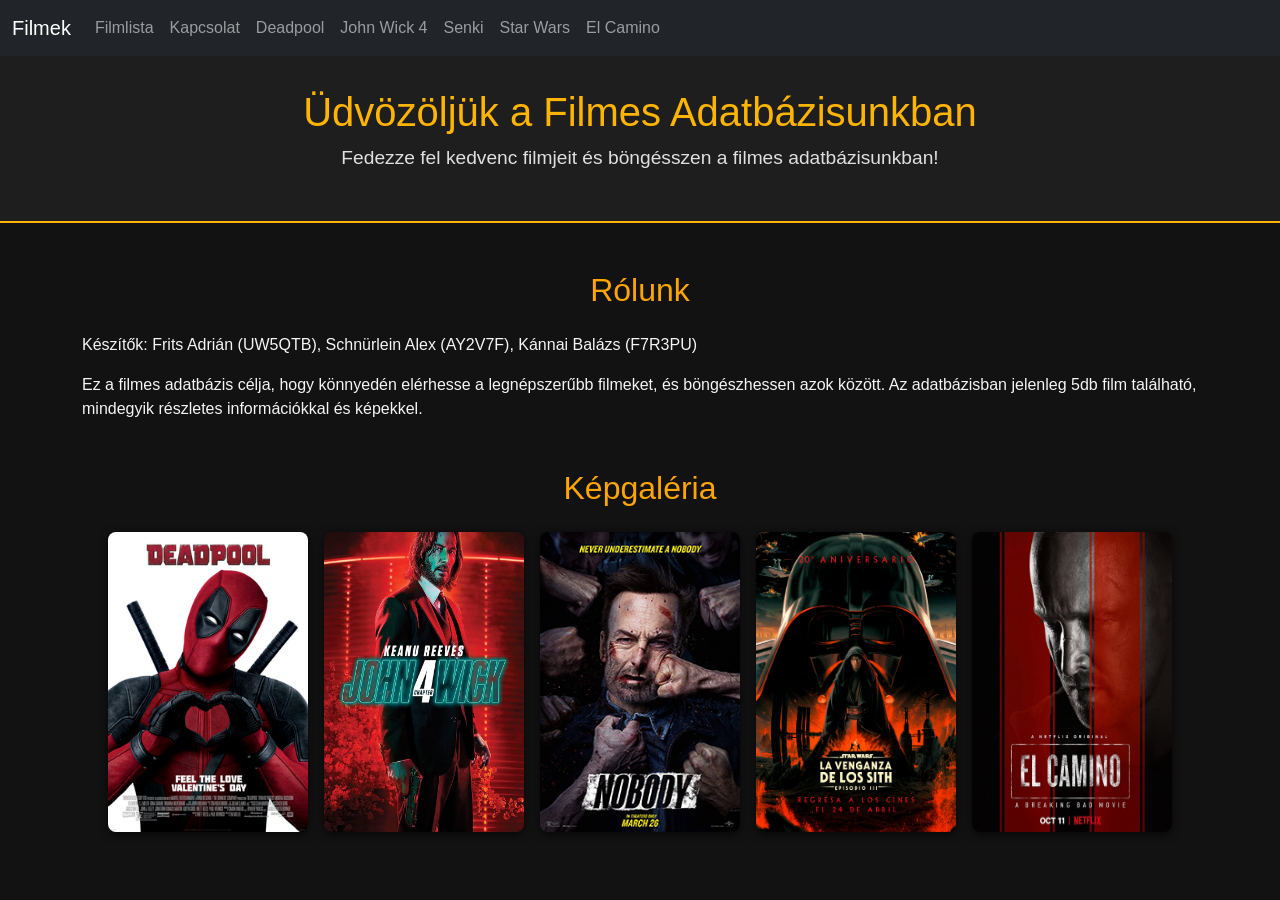
<file: index.html>
<!DOCTYPE html>
<html lang="hu">
<head>
  <meta charset="UTF-8">
  <meta name="viewport" content="width=device-width, initial-scale=1.0">
  <title>Filmes Adatbázis</title>
  <link href="https://cdn.jsdelivr.net/npm/bootstrap@5.3.0/dist/css/bootstrap.min.css" rel="stylesheet">
  <link rel="stylesheet" href="css/style.css">

</head>
<body>
 
  <nav class="navbar navbar-expand-lg navbar-dark bg-dark">
    <div class="container-fluid">
      <a class="navbar-brand" href="index.html">Filmek</a>
      <div class="collapse navbar-collapse">
        <ul class="navbar-nav me-auto">
          <li class="nav-item"><a class="nav-link" href="movies.html">Filmlista</a></li>
          <li class="nav-item"><a class="nav-link" href="form.html">Kapcsolat</a></li>
          <li class="nav-item"><a class="nav-link" href="filmek/deadpool.html">Deadpool</a></li>
          <li class="nav-item"><a class="nav-link" href="filmek/johnwick4.html">John Wick 4</a></li>
          <li class="nav-item"><a class="nav-link" href="filmek/nobody.html">Senki</a></li>
          <li class="nav-item"><a class="nav-link" href="filmek/starwars.html">Star Wars</a></li>
          <li class="nav-item"><a class="nav-link" href="filmek/elcamino.html">El Camino</a></li>
        </ul>
      </div>
    </div>
  </nav>
  
  
  <header>
    <h1>Üdvözöljük a Filmes Adatbázisunkban</h1>
    <p>Fedezze fel kedvenc filmjeit és böngésszen a filmes adatbázisunkban!</p>
  </header>
  

  <main class="container my-5">
    <h2>Rólunk</h2>
    <p>Készítők: Frits Adrián (UW5QTB), Schnürlein Alex (AY2V7F), Kánnai Balázs (F7R3PU)</p>
    <p>Ez a filmes adatbázis célja, hogy könnyedén elérhesse a legnépszerűbb filmeket, és böngészhessen azok között. Az adatbázisban jelenleg 5db film található, mindegyik részletes információkkal és képekkel.</p>
  </main>
  <section class="gallery container my-5">
    <h2>Képgaléria</h2>
    <div class="gallery-grid">
      <a href="filmek/deadpool.html"><img src="images/movie1.jpg" alt="Deadpool"></a>
      <a href="filmek/johnwick4.html"><img src="images/movie2.jpg" alt="John Wick 4" /></a>
      <a href="filmek/nobody.html"><img src="images/movie3.jpg" alt="A Senki" /></a>
      <a href="filmek/starwars.html"><img src="images/movie4.jpg" alt="Star Wars 3" /></a>
      <a href="filmek/elcamino.html"><img src="images/movie5.jpg" alt="elcamino" /></a>
    </div>
  </section>

</body>
</html>
</file>
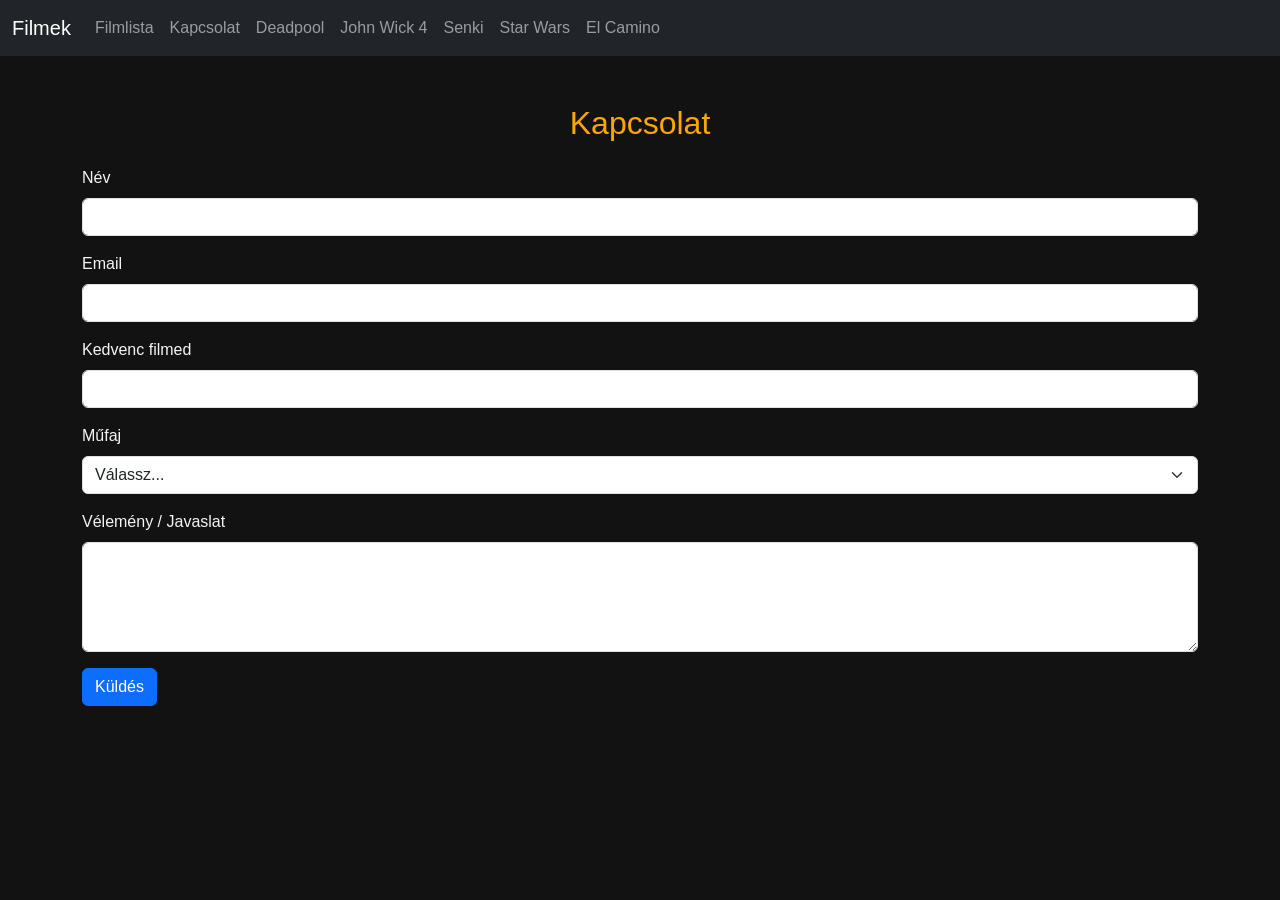
<file: form.html>
<html lang="hu">
<head>
  <meta charset="UTF-8">
  <title>Kapcsolat</title>
  <link href="https://cdn.jsdelivr.net/npm/bootstrap@5.3.0/dist/css/bootstrap.min.css" rel="stylesheet">
  <link rel="stylesheet" href="css/style.css">

  <script defer src="js/script.js"></script>
</head>
<body>
  <nav class="navbar navbar-expand-lg navbar-dark bg-dark">
    <div class="container-fluid">
      <a class="navbar-brand" href="index.html">Filmek</a>
      <div class="collapse navbar-collapse">
        <ul class="navbar-nav me-auto">
            <li class="nav-item"><a class="nav-link" href="movies.html">Filmlista</a></li>
            <li class="nav-item"><a class="nav-link" href="form.html">Kapcsolat</a></li>
            <li class="nav-item"><a class="nav-link" href="filmek/deadpool.html">Deadpool</a></li>
            <li class="nav-item"><a class="nav-link" href="filmek/johnwick4.html">John Wick 4</a></li>
            <li class="nav-item"><a class="nav-link" href="filmek/nobody.html">Senki</a></li>
            <li class="nav-item"><a class="nav-link" href="filmek/starwars.html">Star Wars</a></li>
            <li class="nav-item"><a class="nav-link" href="filmek/elcamino.html">El Camino</a></li>
        </ul>
      </div>
    </div>
  </nav>
  <main class="container my-5">
    <h2>Kapcsolat</h2>
    <form id="contactForm">
      <div class="mb-3">
        <label for="name" class="form-label">Név</label>
        <input type="text" class="form-control" id="name" required>
      </div>
      <div class="mb-3">
        <label for="email" class="form-label">Email</label>
        <input type="email" class="form-control" id="email" required>
      </div>
      <div class="mb-3">
        <label for="movie" class="form-label">Kedvenc filmed</label>
        <input type="text" class="form-control" id="movie" required>
      </div>
      <div class="mb-3">
        <label for="genre" class="form-label">Műfaj</label>
        <select id="genre" class="form-select" required>
          <option value="">Válassz...</option>
          <option>Akció</option>
          <option>Vígjáték</option>
          <option>Dráma</option>
          <option>Horror</option>
        </select>
      </div>
      <div class="mb-3">
        <label for="message" class="form-label">Vélemény / Javaslat</label>
        <textarea id="message" class="form-control" rows="4" required></textarea>
      </div>
      <button type="submit" class="btn btn-primary">Küldés</button>
    </form>
  </main>
</body>
</html>
</file>
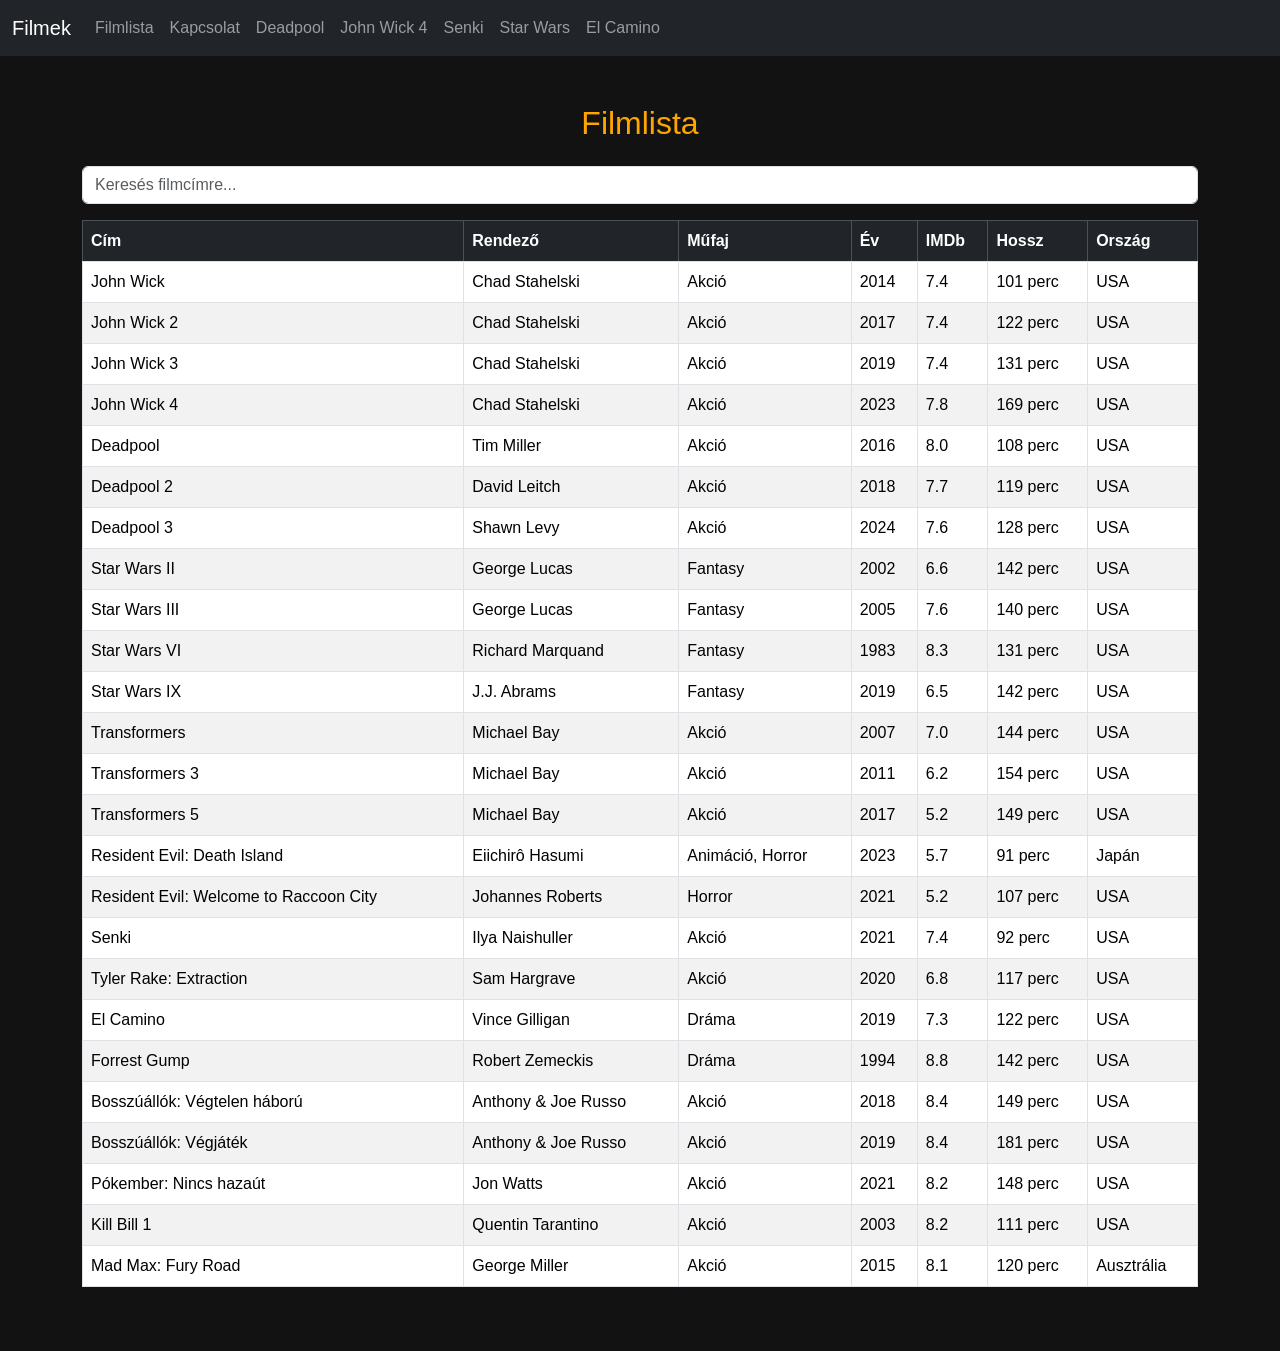
<file: movies.html>
<!DOCTYPE html>
<html lang="hu">
<head>
  <meta charset="UTF-8">
  <title>Filmlista</title>
  <link href="https://cdn.jsdelivr.net/npm/bootstrap@5.3.0/dist/css/bootstrap.min.css" rel="stylesheet">
  <link rel="stylesheet" href="css/style.css">

</head>
<body>
  <nav class="navbar navbar-expand-lg navbar-dark bg-dark">
    <div class="container-fluid">
      <a class="navbar-brand" href="index.html">Filmek</a>
      <div class="collapse navbar-collapse">
        <ul class="navbar-nav me-auto">
          <li class="nav-item"><a class="nav-link" href="movies.html">Filmlista</a></li>
          <li class="nav-item"><a class="nav-link" href="form.html">Kapcsolat</a></li>
          <li class="nav-item"><a class="nav-link" href="filmek/deadpool.html">Deadpool</a></li>
          <li class="nav-item"><a class="nav-link" href="filmek/johnwick4.html">John Wick 4</a></li>
          <li class="nav-item"><a class="nav-link" href="filmek/nobody.html">Senki</a></li>
          <li class="nav-item"><a class="nav-link" href="filmek/starwars.html">Star Wars</a></li>
          <li class="nav-item"><a class="nav-link" href="filmek/elcamino.html">El Camino</a></li>
        </ul>
      </div>
    </div>
  </nav>
  <main class="container my-5">
 
    <h2>Filmlista</h2>
    <div class="mb-3">
      <input type="text" id="searchInput" class="form-control" placeholder="Keresés filmcímre...">
    </div>
    <div class="table-responsive">
      <table class="table table-bordered table-striped">
        <thead class="table-dark">
          <tr>
            <th>Cím</th>
            <th>Rendező</th>
            <th>Műfaj</th>
            <th>Év</th>
            <th>IMDb</th>
            <th>Hossz</th>
            <th>Ország</th>
          </tr>
        </thead>
        <tbody>
   
          <tr>
            <tr><td>John Wick</td><td>Chad Stahelski</td><td>Akció</td><td>2014</td><td>7.4</td><td>101 perc</td><td>USA</td></tr>
            <tr><td>John Wick 2</td><td>Chad Stahelski</td><td>Akció</td><td>2017</td><td>7.4</td><td>122 perc</td><td>USA</td></tr>
            <tr><td>John Wick 3</td><td>Chad Stahelski</td><td>Akció</td><td>2019</td><td>7.4</td><td>131 perc</td><td>USA</td></tr>
            <tr><td>John Wick 4</td><td>Chad Stahelski</td><td>Akció</td><td>2023</td><td>7.8</td><td>169 perc</td><td>USA</td></tr>
            <tr><td>Deadpool</td><td>Tim Miller</td><td>Akció</td><td>2016</td><td>8.0</td><td>108 perc</td><td>USA</td></tr>
            <tr><td>Deadpool 2</td><td>David Leitch</td><td>Akció</td><td>2018</td><td>7.7</td><td>119 perc</td><td>USA</td></tr>
            <tr><td>Deadpool 3</td><td>Shawn Levy</td><td>Akció</td><td>2024</td><td>7.6</td><td>128 perc</td><td>USA</td></tr>
            <tr><td>Star Wars II</td><td>George Lucas</td><td>Fantasy</td><td>2002</td><td>6.6</td><td>142 perc</td><td>USA</td></tr>
            <tr><td>Star Wars III</td><td>George Lucas</td><td>Fantasy</td><td>2005</td><td>7.6</td><td>140 perc</td><td>USA</td></tr>
            <tr><td>Star Wars VI</td><td>Richard Marquand</td><td>Fantasy</td><td>1983</td><td>8.3</td><td>131 perc</td><td>USA</td></tr>
            <tr><td>Star Wars IX</td><td>J.J. Abrams</td><td>Fantasy</td><td>2019</td><td>6.5</td><td>142 perc</td><td>USA</td></tr>
            <tr><td>Transformers</td><td>Michael Bay</td><td>Akció</td><td>2007</td><td>7.0</td><td>144 perc</td><td>USA</td></tr>
            <tr><td>Transformers 3</td><td>Michael Bay</td><td>Akció</td><td>2011</td><td>6.2</td><td>154 perc</td><td>USA</td></tr>
            <tr><td>Transformers 5</td><td>Michael Bay</td><td>Akció</td><td>2017</td><td>5.2</td><td>149 perc</td><td>USA</td></tr>
            <tr><td>Resident Evil: Death Island</td><td>Eiichirô Hasumi</td><td>Animáció, Horror</td><td>2023</td><td>5.7</td><td>91 perc</td><td>Japán</td></tr>
            <tr><td>Resident Evil: Welcome to Raccoon City</td><td>Johannes Roberts</td><td>Horror</td><td>2021</td><td>5.2</td><td>107 perc</td><td>USA</td></tr>
            <tr><td>Senki</td><td>Ilya Naishuller</td><td>Akció</td><td>2021</td><td>7.4</td><td>92 perc</td><td>USA</td></tr>
            <tr><td>Tyler Rake: Extraction</td><td>Sam Hargrave</td><td>Akció</td><td>2020</td><td>6.8</td><td>117 perc</td><td>USA</td></tr>
            <tr><td>El Camino</td><td>Vince Gilligan</td><td>Dráma</td><td>2019</td><td>7.3</td><td>122 perc</td><td>USA</td></tr>
            <tr><td>Forrest Gump</td><td>Robert Zemeckis</td><td>Dráma</td><td>1994</td><td>8.8</td><td>142 perc</td><td>USA</td></tr>
            <tr><td>Bosszúállók: Végtelen háború</td><td>Anthony & Joe Russo</td><td>Akció</td><td>2018</td><td>8.4</td><td>149 perc</td><td>USA</td></tr>
            <tr><td>Bosszúállók: Végjáték</td><td>Anthony & Joe Russo</td><td>Akció</td><td>2019</td><td>8.4</td><td>181 perc</td><td>USA</td></tr>
            <tr><td>Pókember: Nincs hazaút</td><td>Jon Watts</td><td>Akció</td><td>2021</td><td>8.2</td><td>148 perc</td><td>USA</td></tr>
            <tr><td>Kill Bill 1</td><td>Quentin Tarantino</td><td>Akció</td><td>2003</td><td>8.2</td><td>111 perc</td><td>USA</td></tr>
            <tr><td>Mad Max: Fury Road</td><td>George Miller</td><td>Akció</td><td>2015</td><td>8.1</td><td>120 perc</td><td>Ausztrália</td></tr>
        
          </tr>
         
        </tbody>
      </table>
    </div>
  </main>
  <script>
    document.getElementById('searchInput').addEventListener('keyup', function () {
      const filter = this.value.toLowerCase();
      const rows = document.querySelectorAll('table tbody tr');
  
      rows.forEach(row => {
        const titleCell = row.querySelector('td');
        if (titleCell) {
          const text = titleCell.textContent.toLowerCase();
          row.style.display = text.includes(filter) ? '' : 'none';
        }
      });
    });
  </script>
</body>
</html>
</file>
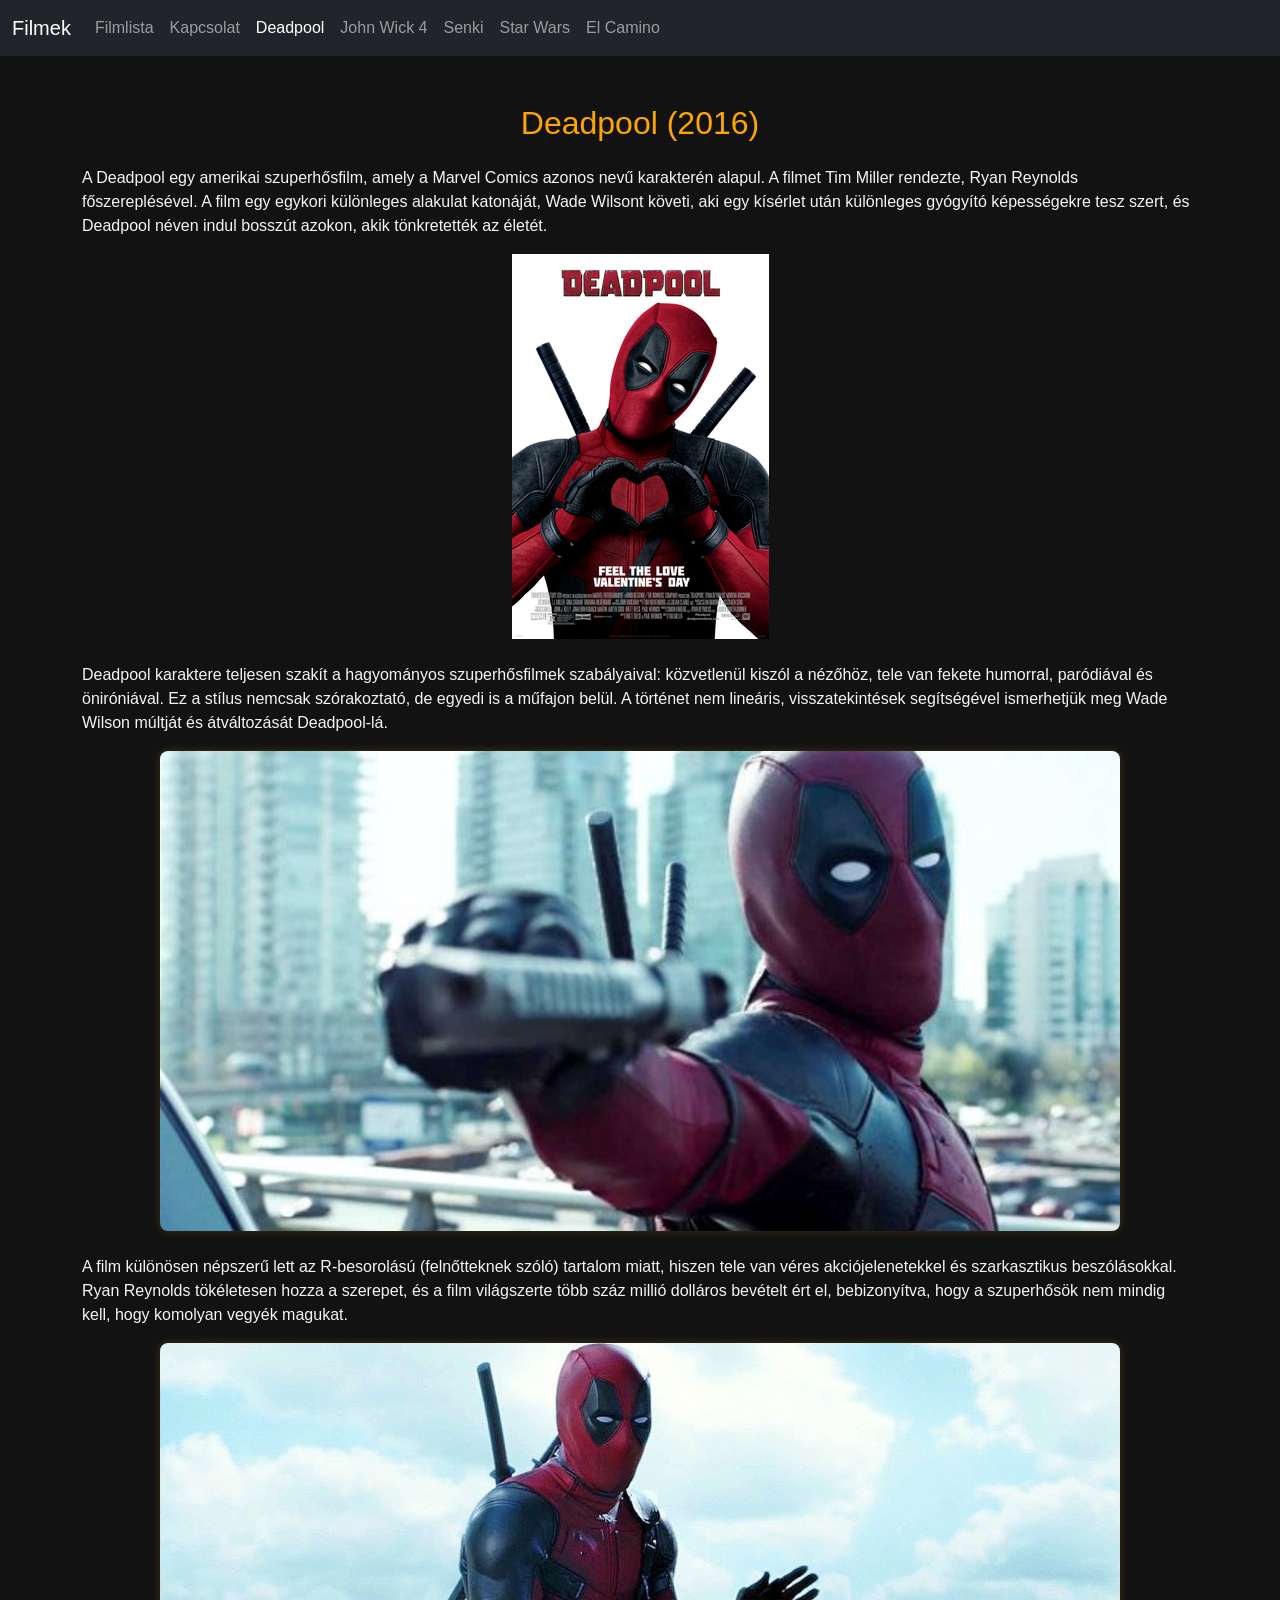
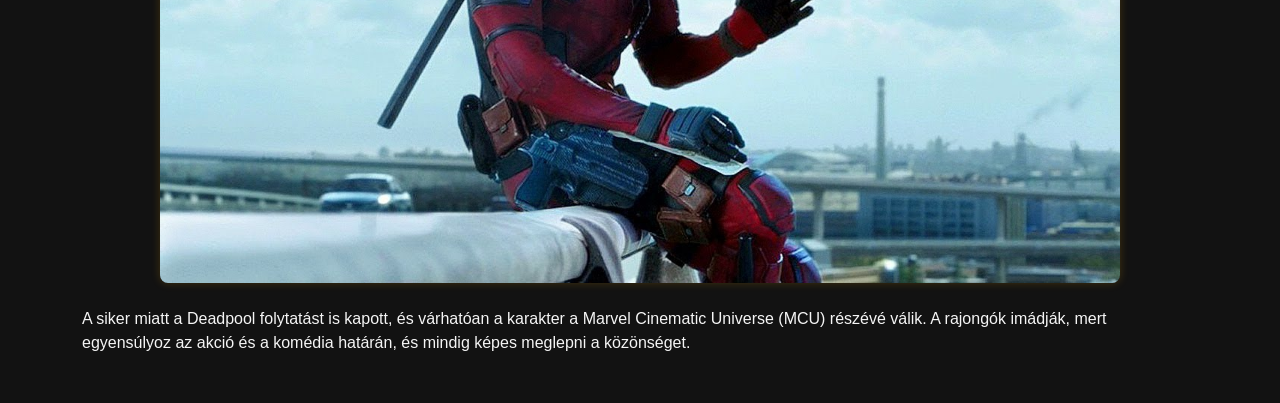
<file: filmek/deadpool.html>
<!DOCTYPE html>
<html lang="hu">
<head>
  <meta charset="UTF-8">
  <title>Deadpool</title>
  <link href="https://cdn.jsdelivr.net/npm/bootstrap@5.3.0/dist/css/bootstrap.min.css" rel="stylesheet">
  <link rel="stylesheet" href="../css/style.css">
</head>
<body>
  <nav class="navbar navbar-expand-lg navbar-dark bg-dark">
    <div class="container-fluid">
      <a class="navbar-brand" href="../index.html">Filmek</a>
      <div class="collapse navbar-collapse">
        <ul class="navbar-nav me-auto">
          <li class="nav-item"><a class="nav-link" href="../movies.html">Filmlista</a></li>
          <li class="nav-item"><a class="nav-link" href="../form.html">Kapcsolat</a></li>
          <li class="nav-item"><a class="nav-link active" href="deadpool.html">Deadpool</a></li>
          <li class="nav-item"><a class="nav-link" href="johnwick4.html">John Wick 4</a></li>
          <li class="nav-item"><a class="nav-link" href="nobody.html">Senki</a></li>
          <li class="nav-item"><a class="nav-link" href="starwars.html">Star Wars</a></li>
          <li class="nav-item"><a class="nav-link" href="elcamino.html">El Camino</a></li>
        </ul>
      </div>
    </div>
  </nav>

  <main class="container my-5">
    <h2>Deadpool (2016)</h2>
    <p>A Deadpool egy amerikai szuperhősfilm, amely a Marvel Comics azonos nevű karakterén alapul. A filmet Tim Miller rendezte, Ryan Reynolds főszereplésével. A film egy egykori különleges alakulat katonáját, Wade Wilsont követi, aki egy kísérlet után különleges gyógyító képességekre tesz szert, és Deadpool néven indul bosszút azokon, akik tönkretették az életét.</p>
    
    <img src="../images/deadpool1.jpg" alt="Deadpool poszter" class="img-fluid mb-4">

    <p>Deadpool karaktere teljesen szakít a hagyományos szuperhősfilmek szabályaival: közvetlenül kiszól a nézőhöz, tele van fekete humorral, paródiával és öniróniával. Ez a stílus nemcsak szórakoztató, de egyedi is a műfajon belül. A történet nem lineáris, visszatekintések segítségével ismerhetjük meg Wade Wilson múltját és átváltozását Deadpool-lá.</p>
    
    <img src="../images/deadpool2.jpg" alt="Deadpool jelenet" class="img-original mb-4">

    <p>A film különösen népszerű lett az R-besorolású (felnőtteknek szóló) tartalom miatt, hiszen tele van véres akciójelenetekkel és szarkasztikus beszólásokkal. Ryan Reynolds tökéletesen hozza a szerepet, és a film világszerte több száz millió dolláros bevételt ért el, bebizonyítva, hogy a szuperhősök nem mindig kell, hogy komolyan vegyék magukat.</p>

    <img src="../images/deadpool3.jpg" alt="Deadpool akcióban" class="img-original mb-4">

    <p>A siker miatt a Deadpool folytatást is kapott, és várhatóan a karakter a Marvel Cinematic Universe (MCU) részévé válik. A rajongók imádják, mert egyensúlyoz az akció és a komédia határán, és mindig képes meglepni a közönséget.</p>
  </main>
</body>
</html>
</file>
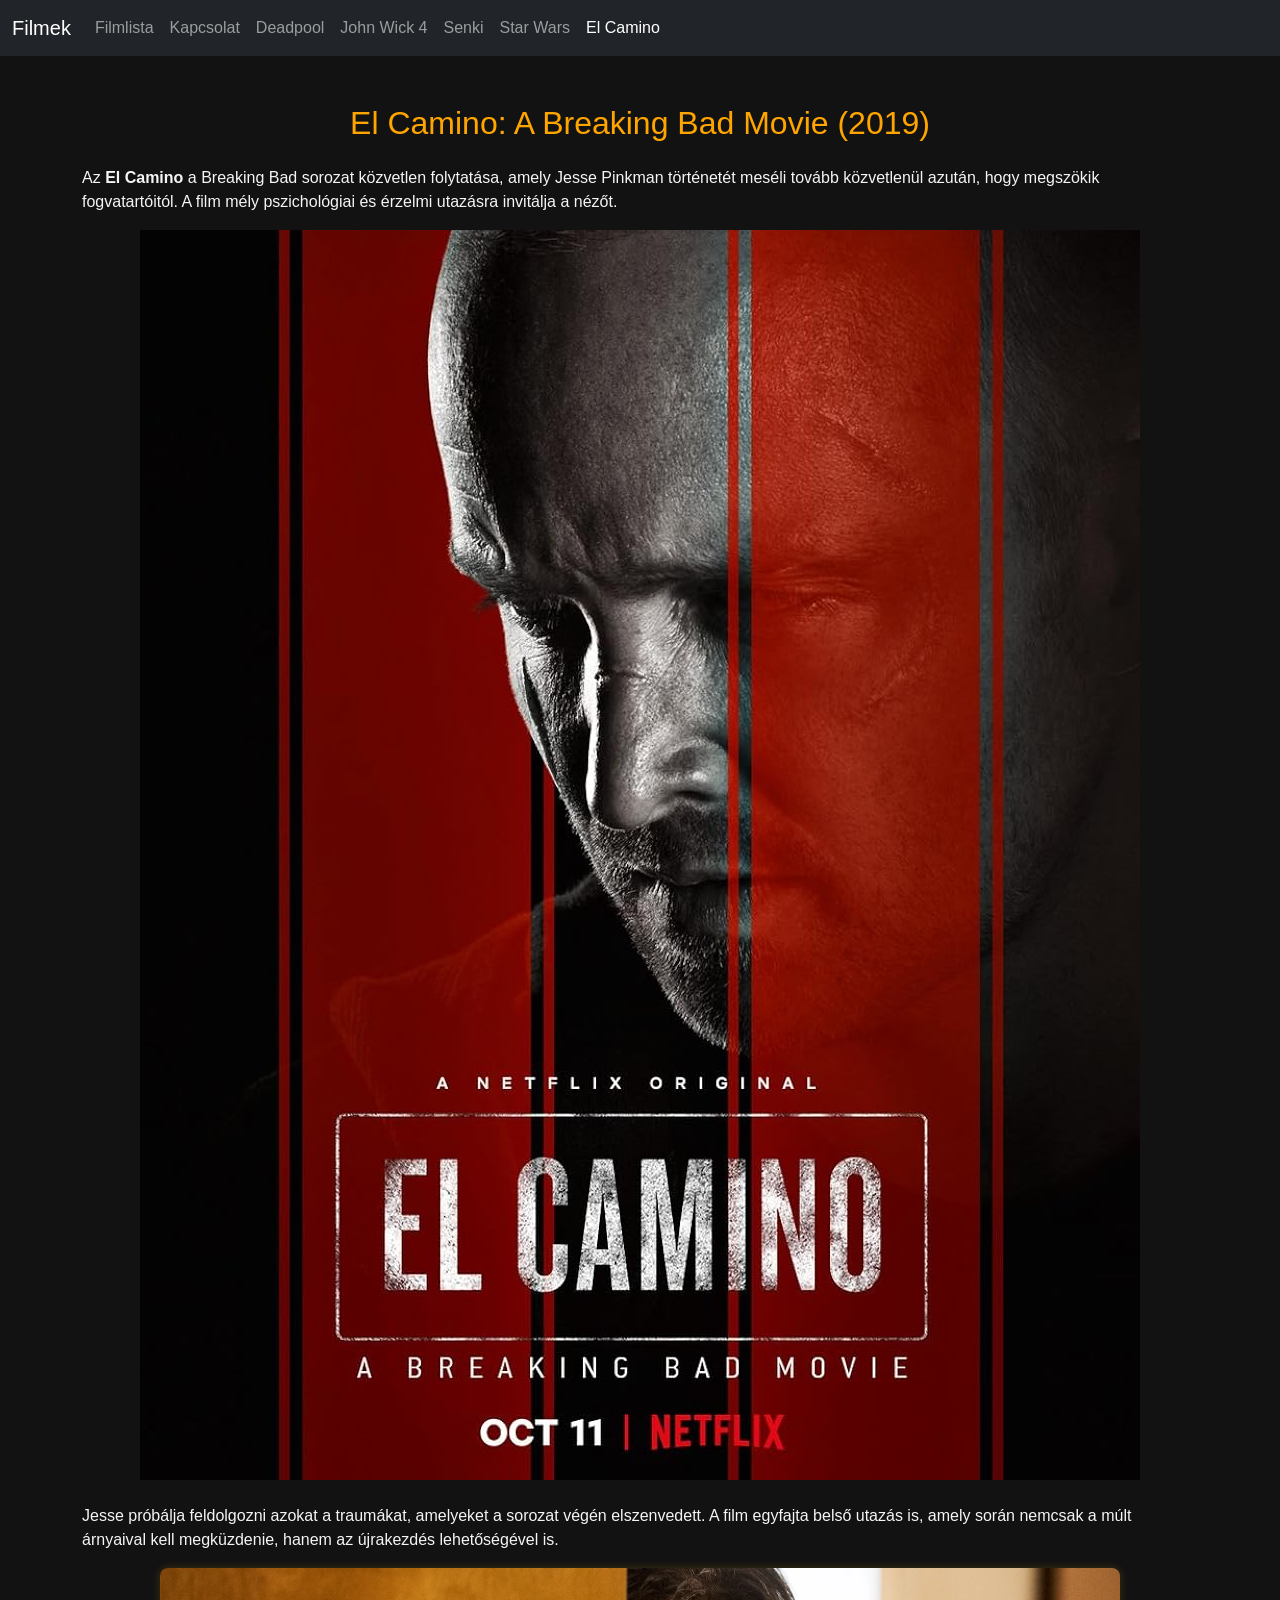
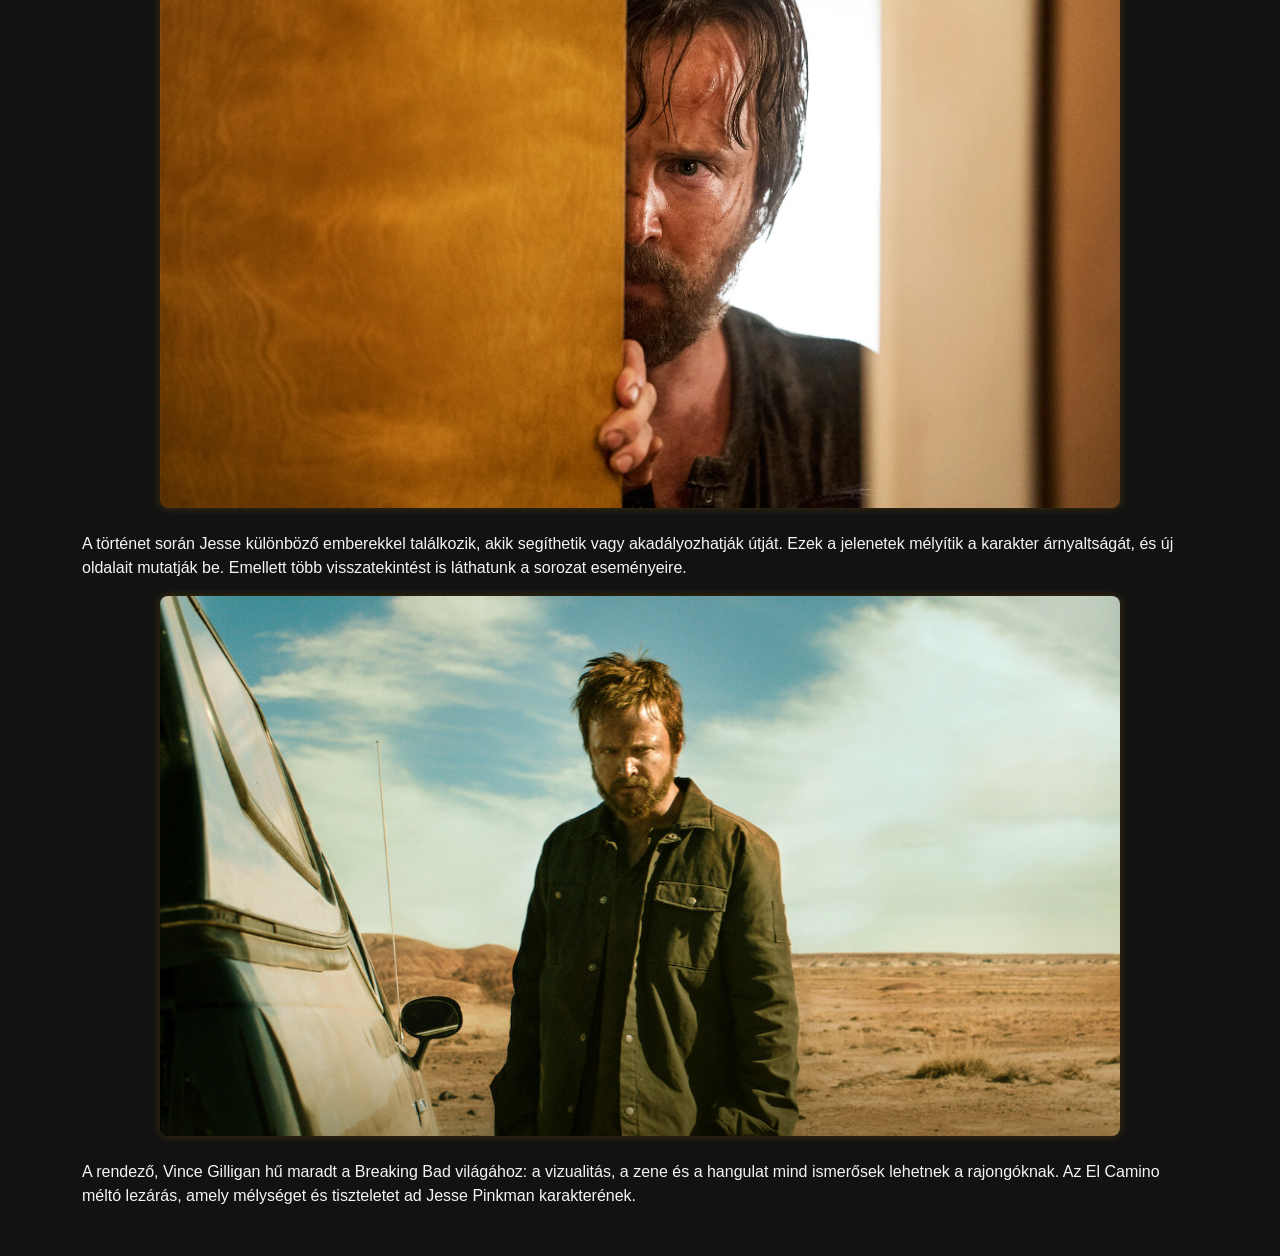
<file: filmek/elcamino.html>
<!DOCTYPE html>
<html lang="hu">
<head>
  <meta charset="UTF-8">
  <title>El Camino: A Breaking Bad Movie</title>
  <link href="https://cdn.jsdelivr.net/npm/bootstrap@5.3.0/dist/css/bootstrap.min.css" rel="stylesheet">
  <link rel="stylesheet" href="../css/style.css">
</head>
<body>
  <nav class="navbar navbar-expand-lg navbar-dark bg-dark">
    <div class="container-fluid">
      <a class="navbar-brand" href="../index.html">Filmek</a>
      <div class="collapse navbar-collapse">
        <ul class="navbar-nav me-auto">
          <li class="nav-item"><a class="nav-link" href="../movies.html">Filmlista</a></li>
          <li class="nav-item"><a class="nav-link" href="../form.html">Kapcsolat</a></li>
          <li class="nav-item"><a class="nav-link" href="deadpool.html">Deadpool</a></li>
          <li class="nav-item"><a class="nav-link" href="johnwick4.html">John Wick 4</a></li>
          <li class="nav-item"><a class="nav-link" href="nobody.html">Senki</a></li>
          <li class="nav-item"><a class="nav-link" href="starwars.html">Star Wars</a></li>
          <li class="nav-item"><a class="nav-link active" href="elcamino.html">El Camino</a></li>
        </ul>
      </div>
    </div>
  </nav>

  <main class="container my-5">
    <h2>El Camino: A Breaking Bad Movie (2019)</h2>
    <p>Az <strong>El Camino</strong> a Breaking Bad sorozat közvetlen folytatása, amely Jesse Pinkman történetét meséli tovább közvetlenül azután, hogy megszökik fogvatartóitól. A film mély pszichológiai és érzelmi utazásra invitálja a nézőt.</p>

    <img src="../images/elcamino1.jpg" alt="Jesse Pinkman" class="img-fluid mb-4">

    <p>Jesse próbálja feldolgozni azokat a traumákat, amelyeket a sorozat végén elszenvedett. A film egyfajta belső utazás is, amely során nemcsak a múlt árnyaival kell megküzdenie, hanem az újrakezdés lehetőségével is.</p>

    <img src="../images/elcamino2.jpg" alt="Autó üldözés" class="img-original mb-4">

    <p>A történet során Jesse különböző emberekkel találkozik, akik segíthetik vagy akadályozhatják útját. Ezek a jelenetek mélyítik a karakter árnyaltságát, és új oldalait mutatják be. Emellett több visszatekintést is láthatunk a sorozat eseményeire.</p>

    <img src="../images/elcamino3.jpg" alt="Rejtőzködés" class="img-original mb-4">

    <p>A rendező, Vince Gilligan hű maradt a Breaking Bad világához: a vizualitás, a zene és a hangulat mind ismerősek lehetnek a rajongóknak. Az El Camino méltó lezárás, amely mélységet és tiszteletet ad Jesse Pinkman karakterének.</p>
  </main>
</body>
</html>
</file>
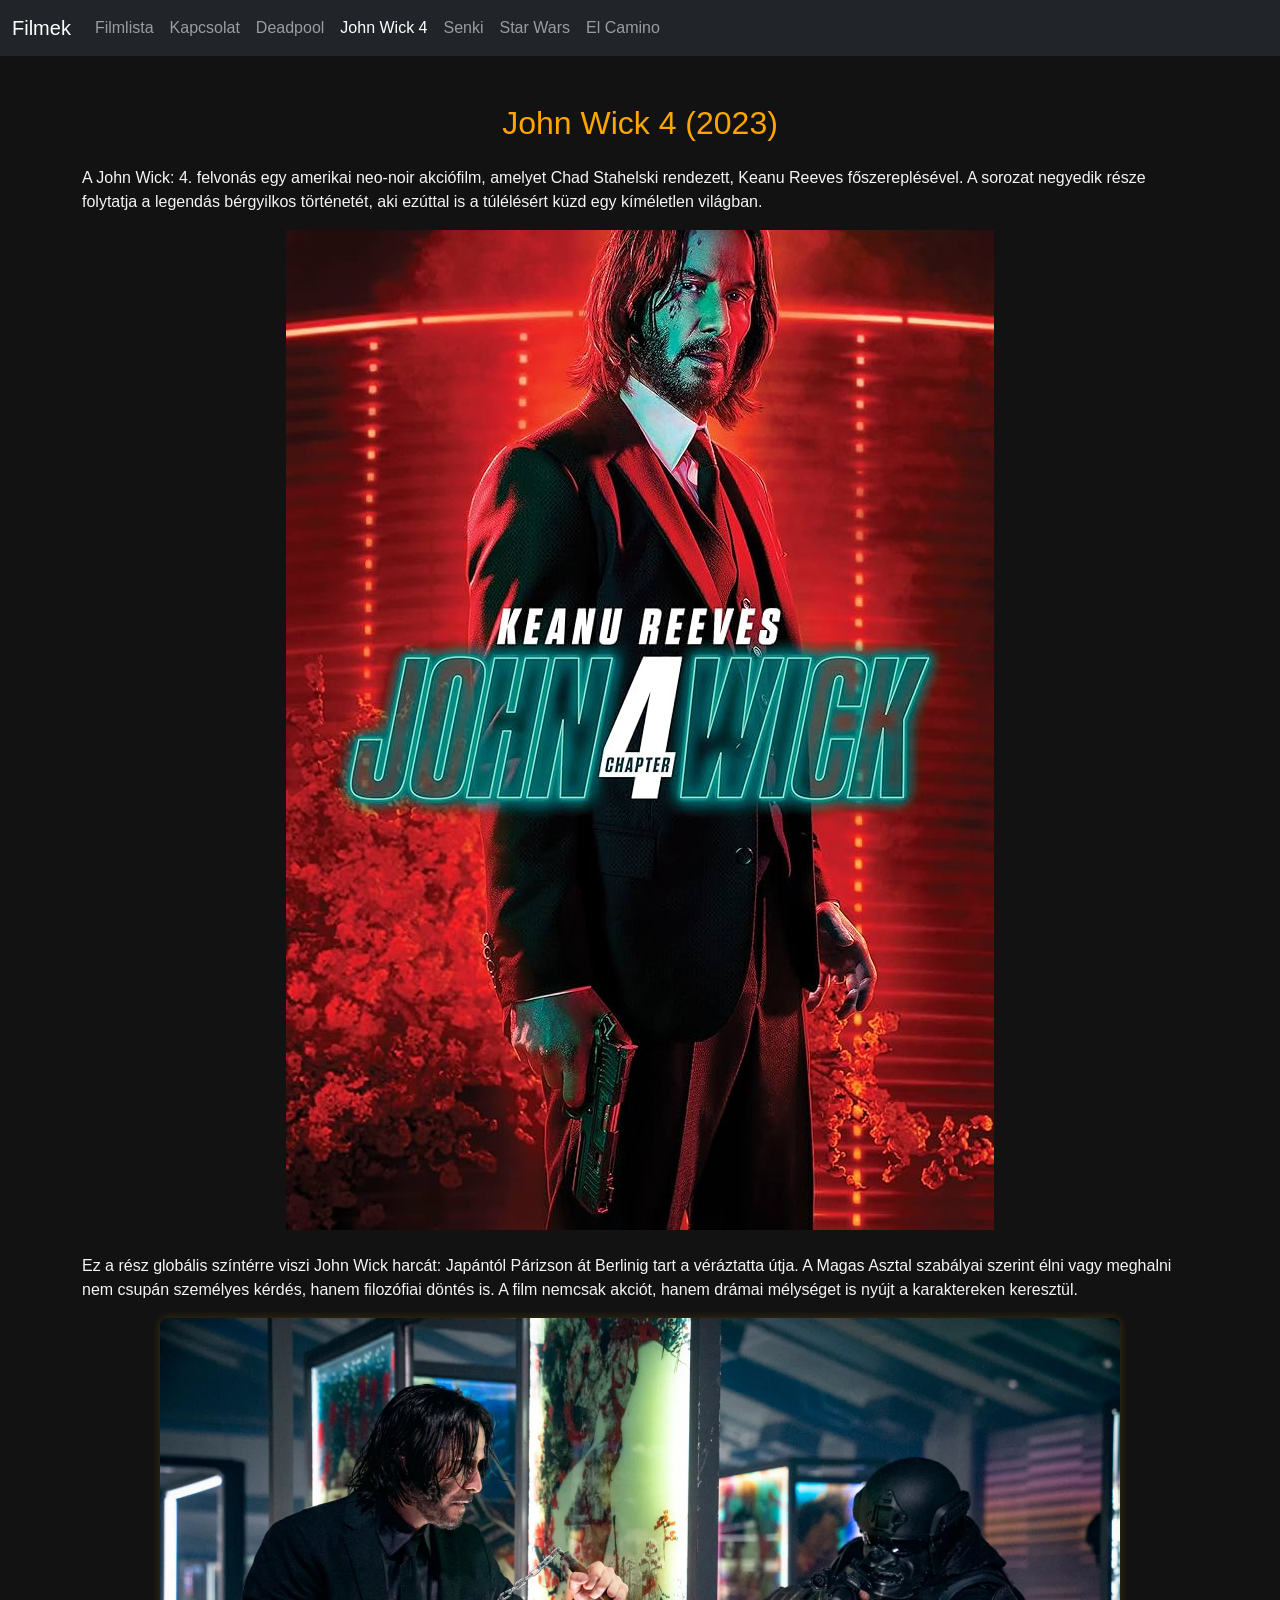
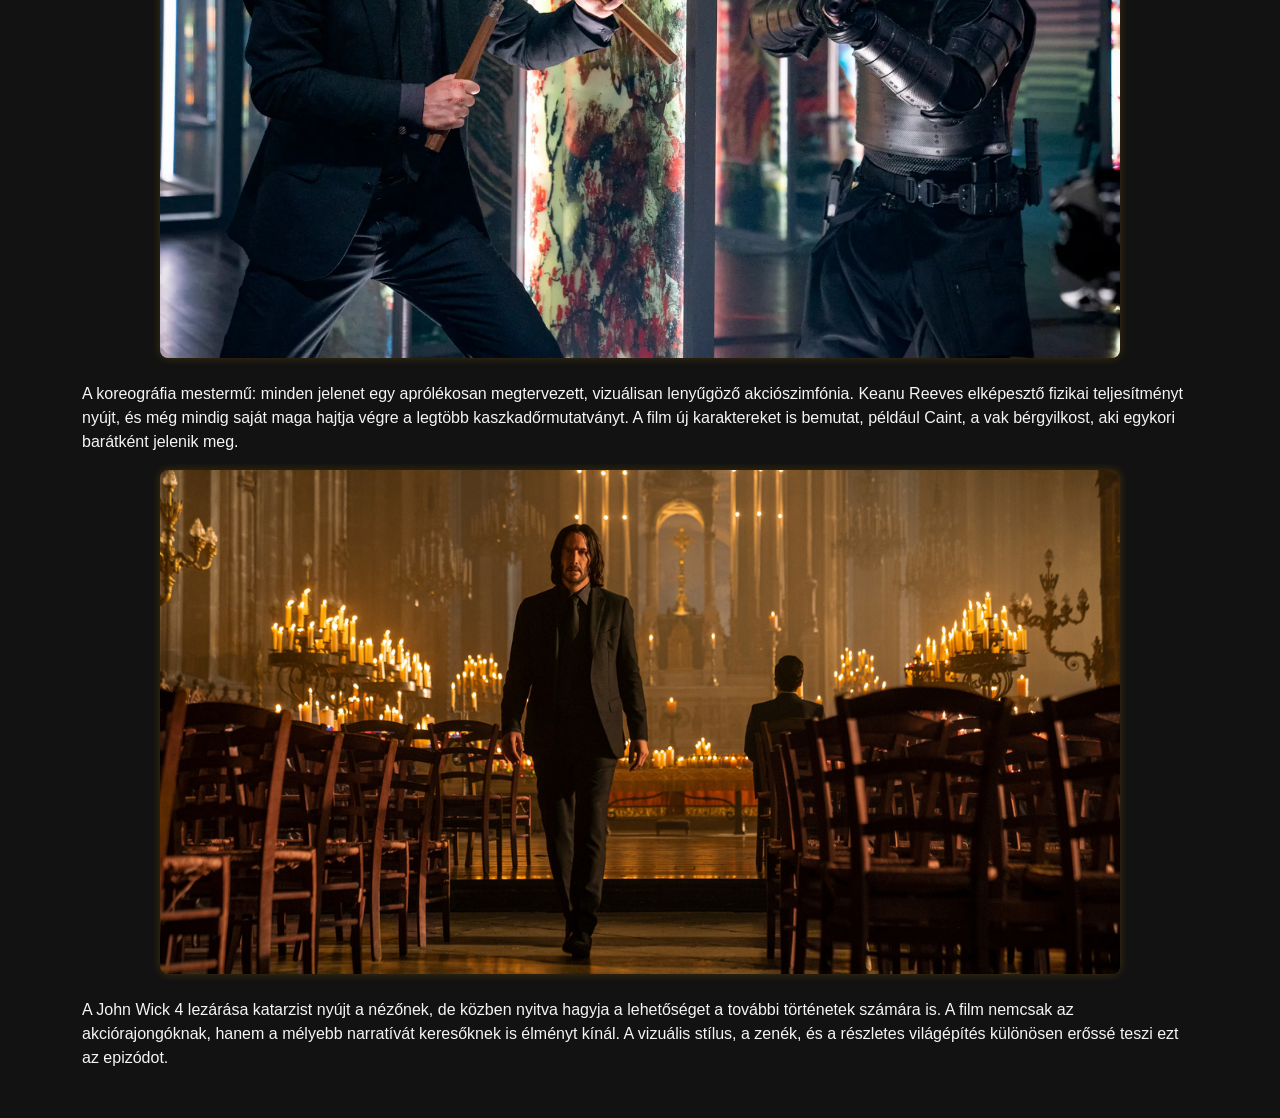
<file: filmek/johnwick4.html>
<!DOCTYPE html>
<html lang="hu">
<head>
  <meta charset="UTF-8">
  <title>John Wick 4</title>
  <link href="https://cdn.jsdelivr.net/npm/bootstrap@5.3.0/dist/css/bootstrap.min.css" rel="stylesheet">
  <link rel="stylesheet" href="../css/style.css">
</head>
<body>
  <nav class="navbar navbar-expand-lg navbar-dark bg-dark">
    <div class="container-fluid">
      <a class="navbar-brand" href="../index.html">Filmek</a>
      <div class="collapse navbar-collapse">
        <ul class="navbar-nav me-auto">
          <li class="nav-item"><a class="nav-link" href="../movies.html">Filmlista</a></li>
          <li class="nav-item"><a class="nav-link" href="../form.html">Kapcsolat</a></li>
          <li class="nav-item"><a class="nav-link" href="deadpool.html">Deadpool</a></li>
          <li class="nav-item"><a class="nav-link active" href="johnwick4.html">John Wick 4</a></li>
          <li class="nav-item"><a class="nav-link" href="nobody.html">Senki</a></li>
          <li class="nav-item"><a class="nav-link" href="starwars.html">Star Wars</a></li>
          <li class="nav-item"><a class="nav-link" href="elcamino.html">El Camino</a></li>
        </ul>
      </div>
    </div>
  </nav>

  <main class="container my-5">
    <h2>John Wick 4 (2023)</h2>
    <p>A John Wick: 4. felvonás egy amerikai neo-noir akciófilm, amelyet Chad Stahelski rendezett, Keanu Reeves főszereplésével. A sorozat negyedik része folytatja a legendás bérgyilkos történetét, aki ezúttal is a túlélésért küzd egy kíméletlen világban.</p>

    <img src="../images/johnwick1.jpg" alt="John Wick poszter" class="img-fluid mb-4">

    <p>Ez a rész globális színtérre viszi John Wick harcát: Japántól Párizson át Berlinig tart a véráztatta útja. A Magas Asztal szabályai szerint élni vagy meghalni nem csupán személyes kérdés, hanem filozófiai döntés is. A film nemcsak akciót, hanem drámai mélységet is nyújt a karaktereken keresztül.</p>

    <img src="../images/johnwick2.jpg" alt="John Wick akcióban" class="img-original mb-4">

    <p>A koreográfia mestermű: minden jelenet egy aprólékosan megtervezett, vizuálisan lenyűgöző akciószimfónia. Keanu Reeves elképesztő fizikai teljesítményt nyújt, és még mindig saját maga hajtja végre a legtöbb kaszkadőrmutatványt. A film új karaktereket is bemutat, például Caint, a vak bérgyilkost, aki egykori barátként jelenik meg.</p>

    <img src="../images/johnwick3.jpg" alt="John Wick jelenet" class="img-original mb-4">

    <p>A John Wick 4 lezárása katarzist nyújt a nézőnek, de közben nyitva hagyja a lehetőséget a további történetek számára is. A film nemcsak az akciórajongóknak, hanem a mélyebb narratívát keresőknek is élményt kínál. A vizuális stílus, a zenék, és a részletes világépítés különösen erőssé teszi ezt az epizódot.</p>
  </main>
</body>
</html>
</file>
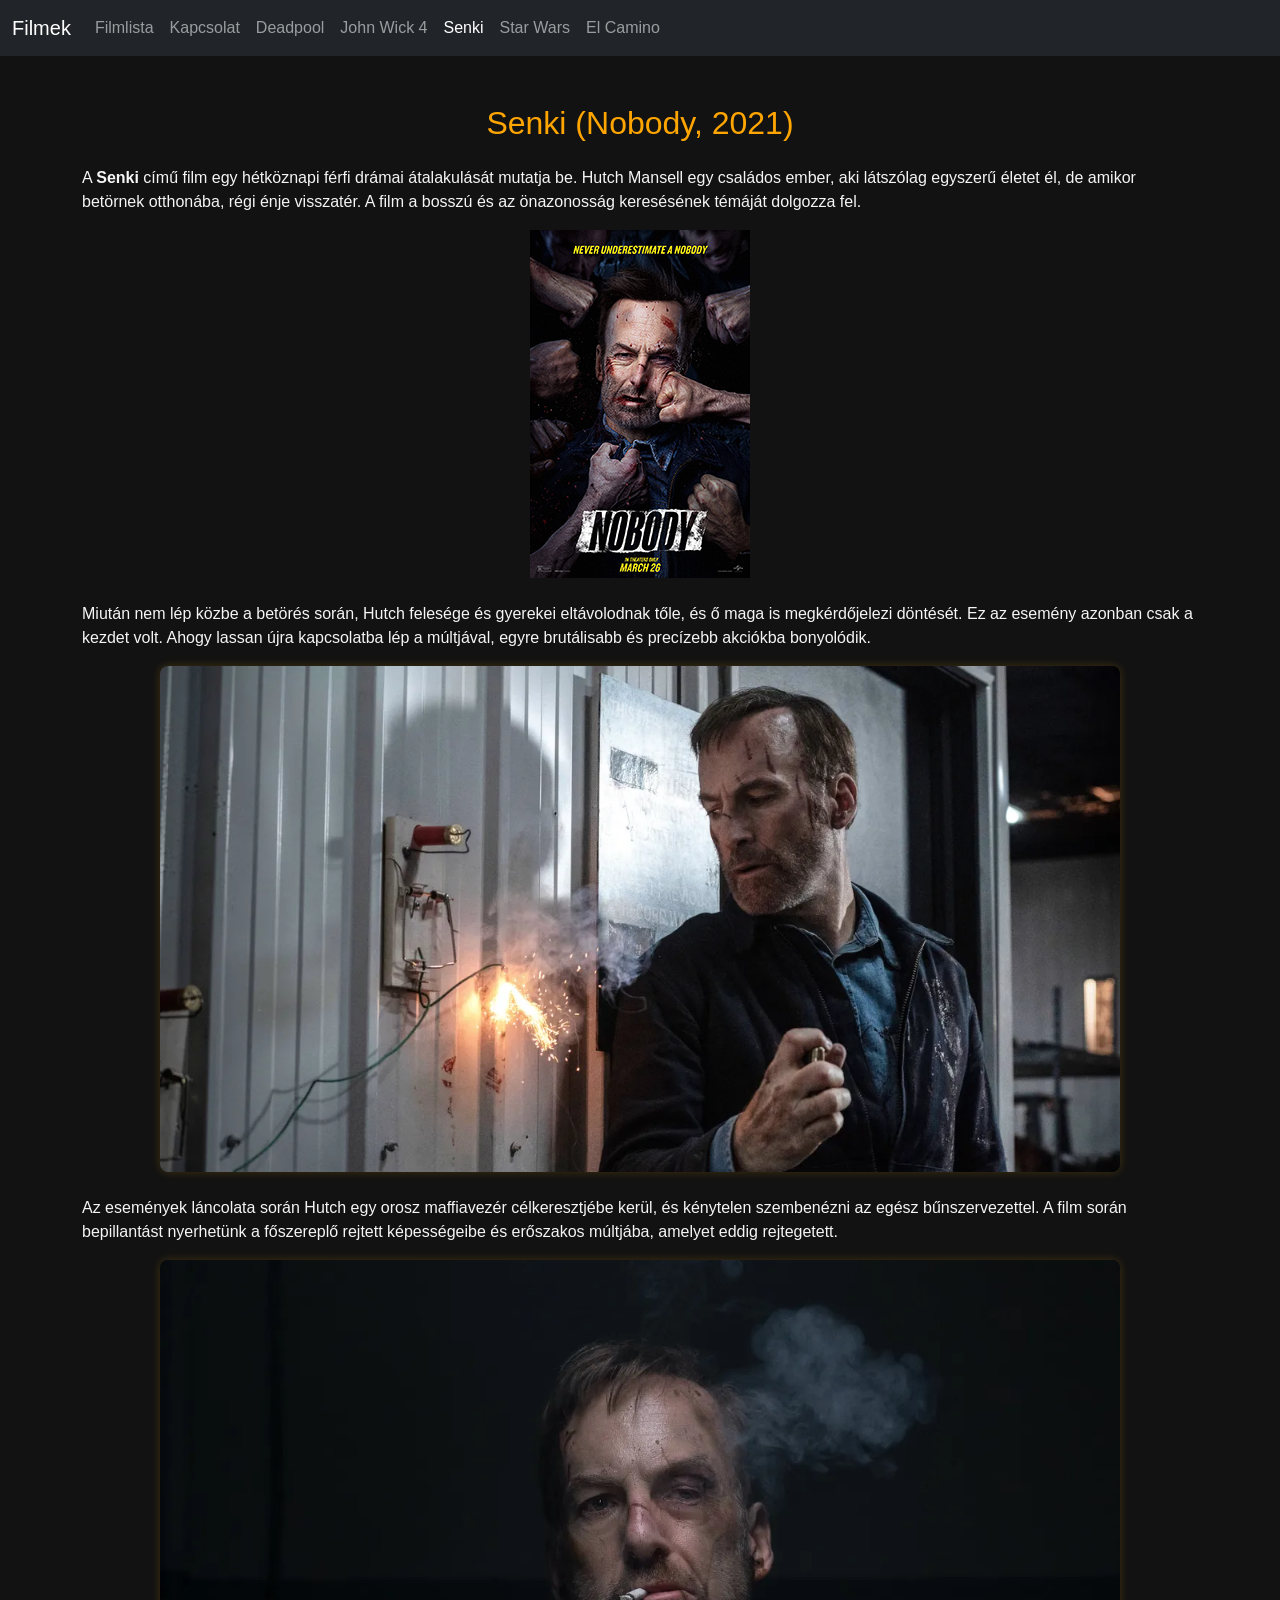
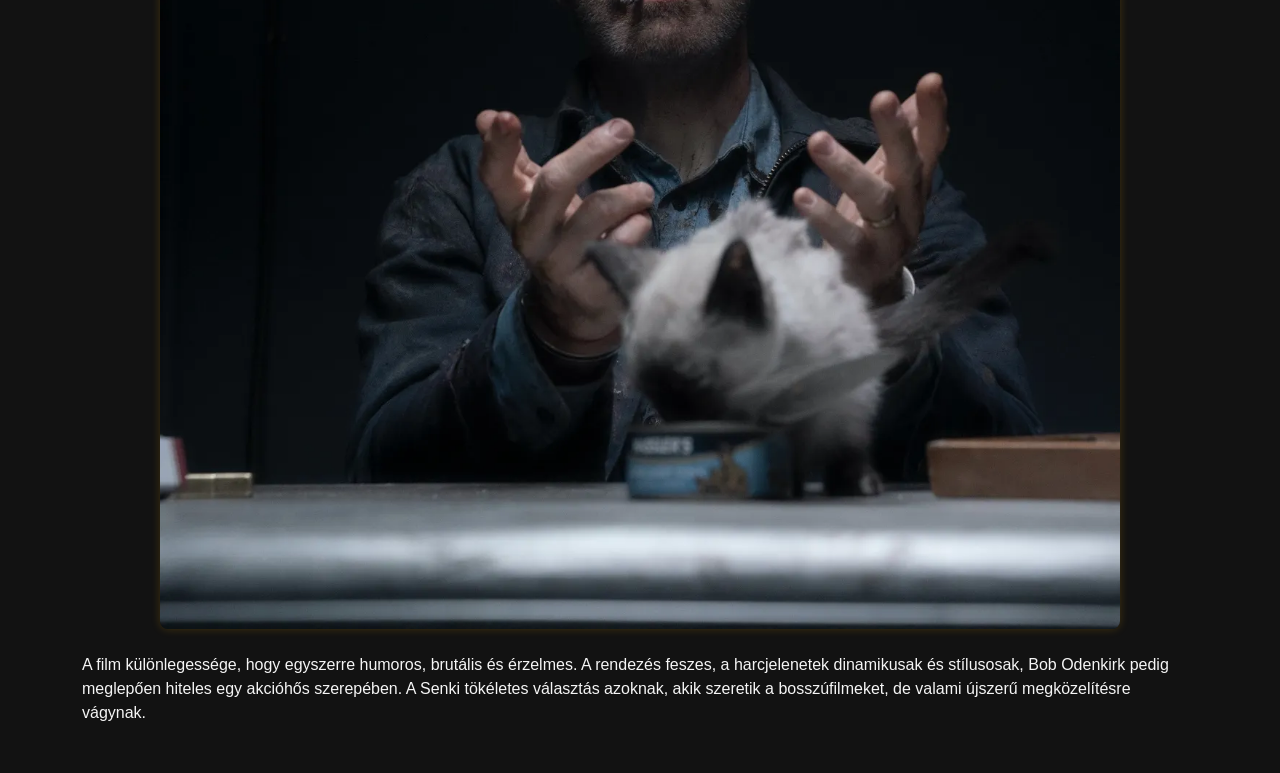
<file: filmek/nobody.html>
<!DOCTYPE html>
<html lang="hu">
<head>
  <meta charset="UTF-8">
  <title>Senki (Nobody)</title>
  <link href="https://cdn.jsdelivr.net/npm/bootstrap@5.3.0/dist/css/bootstrap.min.css" rel="stylesheet">
  <link rel="stylesheet" href="../css/style.css">
</head>
<body>
  <nav class="navbar navbar-expand-lg navbar-dark bg-dark">
    <div class="container-fluid">
      <a class="navbar-brand" href="../index.html">Filmek</a>
      <div class="collapse navbar-collapse">
        <ul class="navbar-nav me-auto">
          <li class="nav-item"><a class="nav-link" href="../movies.html">Filmlista</a></li>
          <li class="nav-item"><a class="nav-link" href="../form.html">Kapcsolat</a></li>
          <li class="nav-item"><a class="nav-link" href="deadpool.html">Deadpool</a></li>
          <li class="nav-item"><a class="nav-link" href="johnwick4.html">John Wick 4</a></li>
          <li class="nav-item"><a class="nav-link active" href="nobody.html">Senki</a></li>
          <li class="nav-item"><a class="nav-link" href="starwars.html">Star Wars</a></li>
          <li class="nav-item"><a class="nav-link" href="elcamino.html">El Camino</a></li>
        </ul>
      </div>
    </div>
  </nav>

  <main class="container my-5">
    <h2>Senki (Nobody, 2021)</h2>
    <p>A <strong>Senki</strong> című film egy hétköznapi férfi drámai átalakulását mutatja be. Hutch Mansell egy családos ember, aki látszólag egyszerű életet él, de amikor betörnek otthonába, régi énje visszatér. A film a bosszú és az önazonosság keresésének témáját dolgozza fel.</p>

    <img src="../images/nobody1.jpg" alt="Senki film poszter" class="img-fluid mb-4">

    <p>Miután nem lép közbe a betörés során, Hutch felesége és gyerekei eltávolodnak tőle, és ő maga is megkérdőjelezi döntését. Ez az esemény azonban csak a kezdet volt. Ahogy lassan újra kapcsolatba lép a múltjával, egyre brutálisabb és precízebb akciókba bonyolódik.</p>

    <img src="../images/nobody2.jpg" alt="Akciójelenet" class="img-original mb-4">

    <p>Az események láncolata során Hutch egy orosz maffiavezér célkeresztjébe kerül, és kénytelen szembenézni az egész bűnszervezettel. A film során bepillantást nyerhetünk a főszereplő rejtett képességeibe és erőszakos múltjába, amelyet eddig rejtegetett.</p>

    <img src="../images/nobody3.jpg" alt="Senki karakter" class="img-original mb-4">

    <p>A film különlegessége, hogy egyszerre humoros, brutális és érzelmes. A rendezés feszes, a harcjelenetek dinamikusak és stílusosak, Bob Odenkirk pedig meglepően hiteles egy akcióhős szerepében. A Senki tökéletes választás azoknak, akik szeretik a bosszúfilmeket, de valami újszerű megközelítésre vágynak.</p>
  </main>
</body>
</html>
</file>
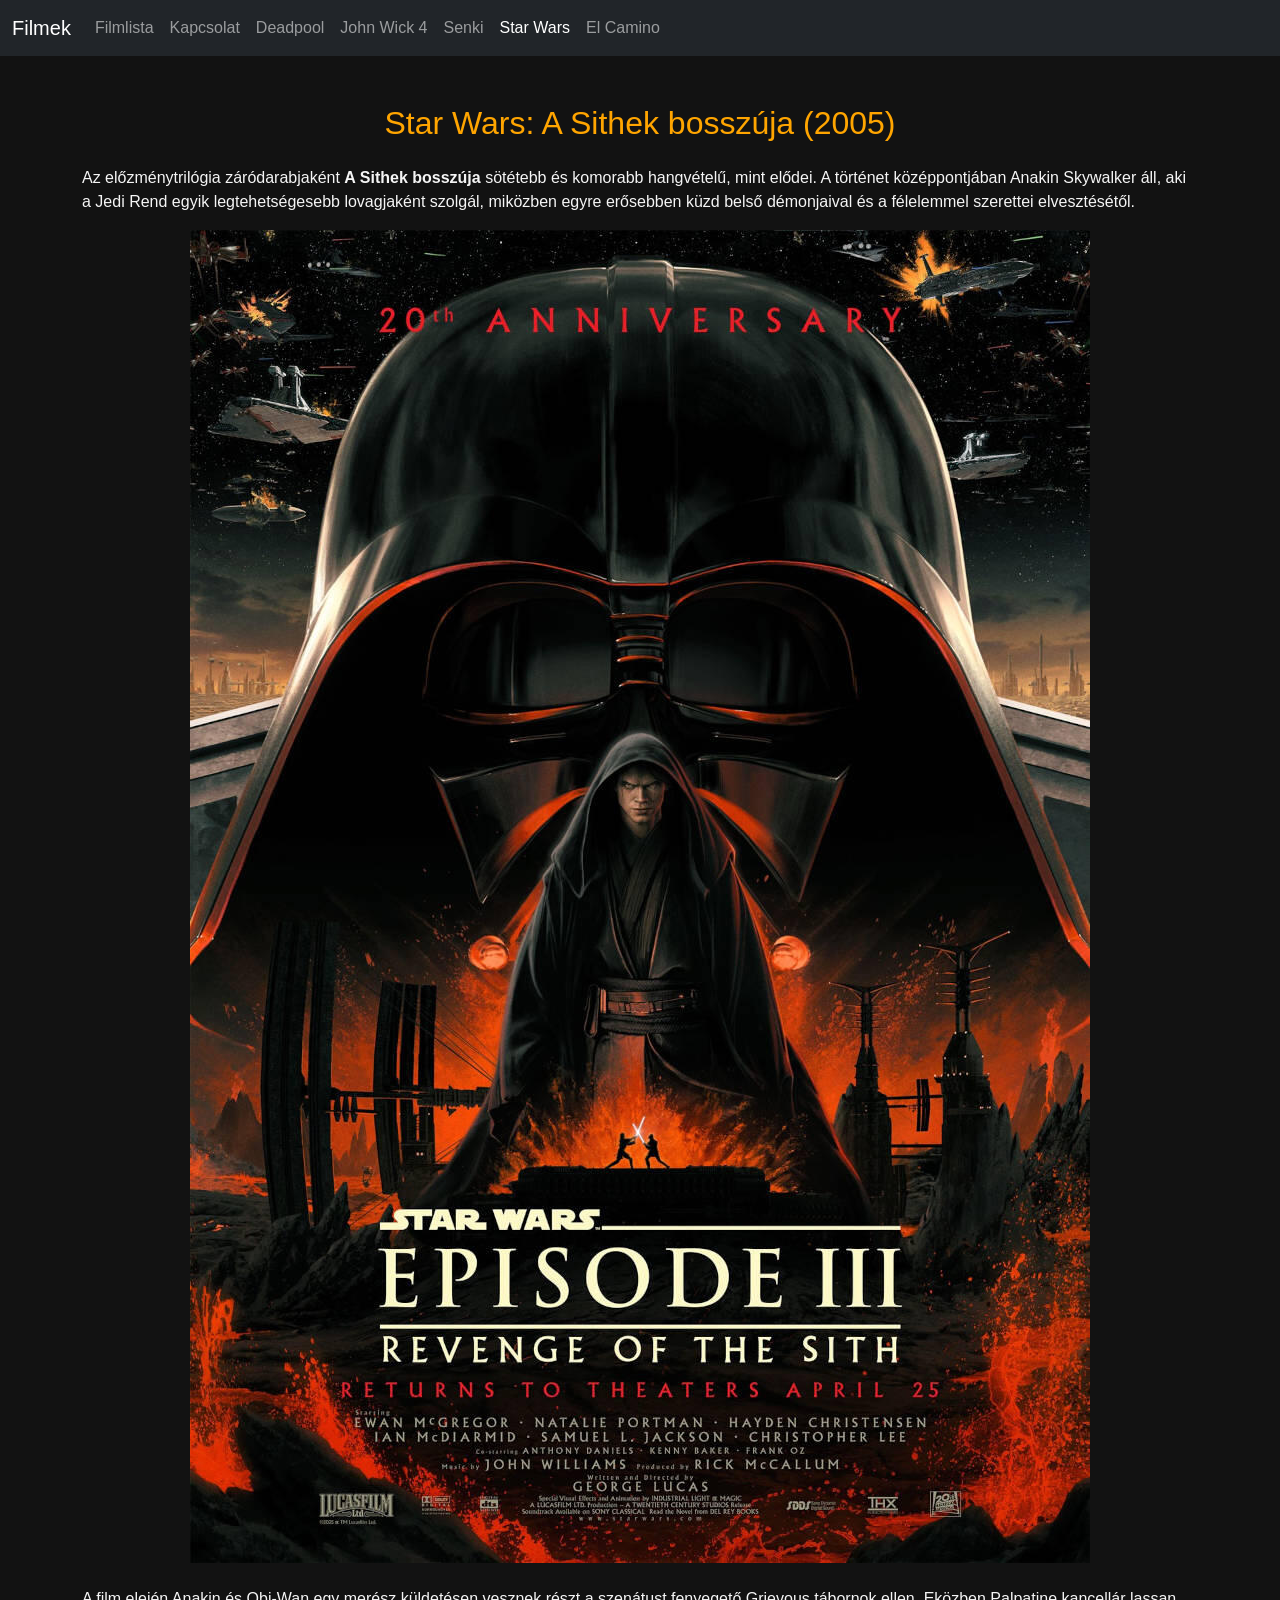
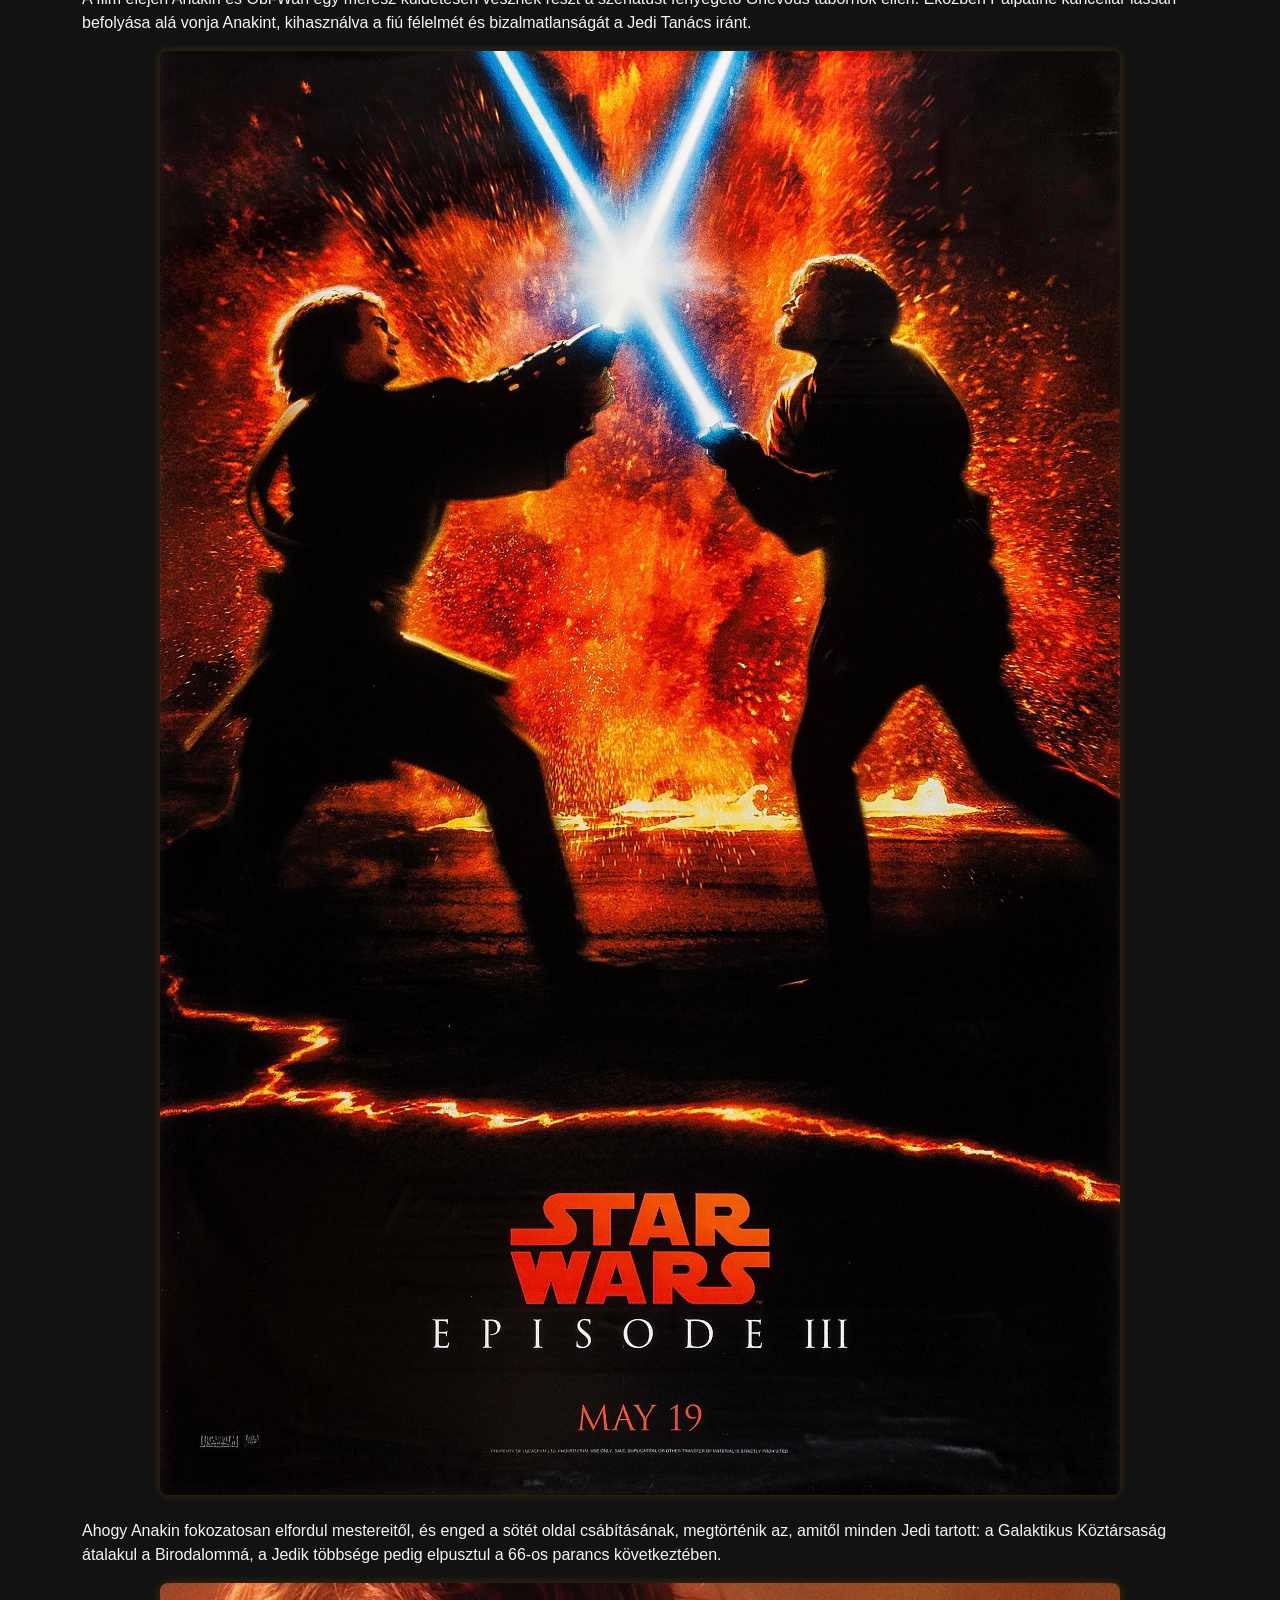
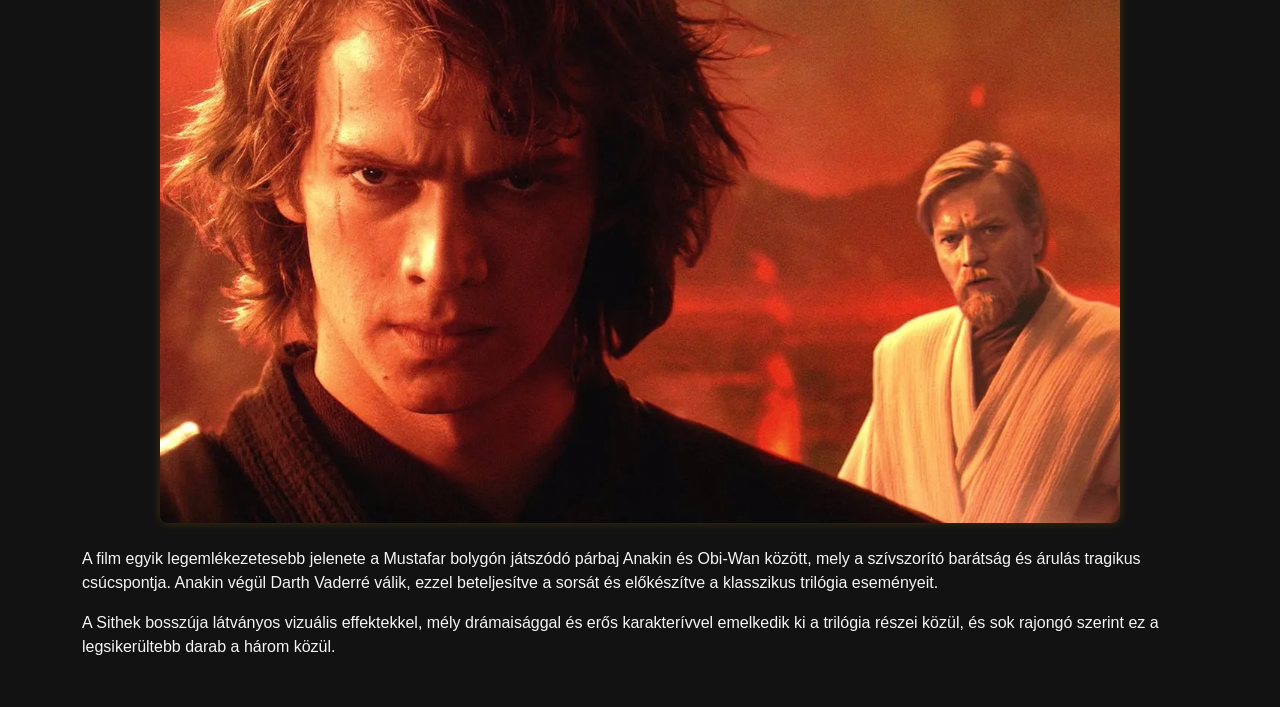
<file: filmek/starwars.html>
<!DOCTYPE html>
<html lang="hu">
<head>
  <meta charset="UTF-8">
  <title>Star Wars: A Sithek bosszúja</title>
  <link href="https://cdn.jsdelivr.net/npm/bootstrap@5.3.0/dist/css/bootstrap.min.css" rel="stylesheet">
  <link rel="stylesheet" href="../css/style.css">
</head>
<body>
  <nav class="navbar navbar-expand-lg navbar-dark bg-dark">
    <div class="container-fluid">
      <a class="navbar-brand" href="../index.html">Filmek</a>
      <div class="collapse navbar-collapse">
        <ul class="navbar-nav me-auto">
            <li class="nav-item"><a class="nav-link" href="../movies.html">Filmlista</a></li>
            <li class="nav-item"><a class="nav-link" href="../form.html">Kapcsolat</a></li>
            <li class="nav-item"><a class="nav-link" href="deadpool.html">Deadpool</a></li>
            <li class="nav-item"><a class="nav-link" href="johnwick4.html">John Wick 4</a></li>
            <li class="nav-item"><a class="nav-link" href="nobody.html">Senki</a></li>
            <li class="nav-item"><a class="nav-link active" href="starwars.html">Star Wars</a></li>
            <li class="nav-item"><a class="nav-link" href="elcamino.html">El Camino</a></li>
        </ul>
      </div>
    </div>
  </nav>

  <main class="container my-5">
    <h2>Star Wars: A Sithek bosszúja (2005)</h2>
    <p>Az előzménytrilógia záródarabjaként <strong>A Sithek bosszúja</strong> sötétebb és komorabb hangvételű, mint elődei. A történet középpontjában Anakin Skywalker áll, aki a Jedi Rend egyik legtehetségesebb lovagjaként szolgál, miközben egyre erősebben küzd belső démonjaival és a félelemmel szerettei elvesztésétől.</p>

    <img src="../images/starwars1.jpg" alt="Duel of the Fates" class="img-fluid mb-4">

    <p>A film elején Anakin és Obi-Wan egy merész küldetésen vesznek részt a szenátust fenyegető Grievous tábornok ellen. Eközben Palpatine kancellár lassan befolyása alá vonja Anakint, kihasználva a fiú félelmét és bizalmatlanságát a Jedi Tanács iránt.</p>

    <img src="../images/starwars2.jpg" alt="Anakin és Obi-Wan" class="img-original mb-4">

    <p>Ahogy Anakin fokozatosan elfordul mestereitől, és enged a sötét oldal csábításának, megtörténik az, amitől minden Jedi tartott: a Galaktikus Köztársaság átalakul a Birodalommá, a Jedik többsége pedig elpusztul a 66-os parancs következtében.</p>

    <img src="../images/starwars3.jpg" alt="Mustafar bolygó" class="img-original mb-4">

    <p>A film egyik legemlékezetesebb jelenete a Mustafar bolygón játszódó párbaj Anakin és Obi-Wan között, mely a szívszorító barátság és árulás tragikus csúcspontja. Anakin végül Darth Vaderré válik, ezzel beteljesítve a sorsát és előkészítve a klasszikus trilógia eseményeit.</p>

    <p>A Sithek bosszúja látványos vizuális effektekkel, mély drámaisággal és erős karakterívvel emelkedik ki a trilógia részei közül, és sok rajongó szerint ez a legsikerültebb darab a három közül.</p>
  </main>
</body>
</html>
</file>
<file: css/style.css>
.gallery-grid {
  display: flex;
  flex-wrap: wrap;
  gap: 1rem;
  justify-content: center;
}


.gallery-grid img {
  width: 200px;
  height: 300px;
  border-radius: 8px;
  box-shadow: 0 2px 5px rgba(0, 0, 0, 0.3);
  transition: transform 0.3s ease;
}


.gallery-grid img:hover {
  transform: scale(1.05);
}
.image-row {
  display: flex;
  gap: 16px;
  justify-content: center;
  flex-wrap: wrap;
  margin: 20px 0;
}

.image-row img {
  width: 300px;
  height: auto;
  border-radius: 8px;
  box-shadow: 0 0 8px rgba(0,0,0,0.2);
}
body {
  background-color: #1b1b1b;
  color: #f5f5f5;
  font-family: 'Segoe UI', sans-serif;
  margin: 0;
  padding: 0;
}

h2 {
  text-align: center;
  font-size: 2rem;
  margin-bottom: 1.5rem;
  color: #ffa500;
}

.gallery-grid a {
  text-decoration: none;
  color: inherit;
  text-align: center;
}

.gallery-card {
  display: flex;
  flex-direction: column;
  align-items: center;
  max-width: 200px;
}

.gallery-title {
  margin-top: 0.5rem;
  font-size: 1rem;
  color: #f0f0f0;
  font-weight: 500;
}
html, body {
  background-color: #121212;
  color: #f5f5f5;
  font-family: 'Segoe UI', sans-serif;
  margin: 0;
  padding: 0;
}


header {
  text-align: center;
  padding: 2rem 1rem;
  background-color: #1e1e1e;
  border-bottom: 2px solid #ffb400;
}

header h1 {
  font-size: 2.5rem;
  color: #ffb400;
}

header p {
  font-size: 1.2rem;
  color: #e0e0e0;
}


.gallery-grid {
  display: flex;
  flex-wrap: wrap;
  gap: 1rem;
  justify-content: center;
}

.gallery-grid img {
  width: 200px;
  height: 300px;
  border-radius: 8px;
  box-shadow: 0 2px 10px rgba(0, 0, 0, 0.7);
  transition: transform 0.3s ease;
}

.gallery-grid img:hover {
  transform: scale(1.05);
  box-shadow: 0 0 15px #ffb400;
}
main > img:first-of-type {
  display: block;
  margin: 0 auto 2rem auto;
}


.img-original {
  display: block;
  margin: 0 auto 2rem auto;
  max-width: 100%;
  width: 960px; 
  height: auto;
  border-radius: 8px;
  box-shadow: 0 0 10px rgba(255, 180, 0, 0.2);
}
</file>
